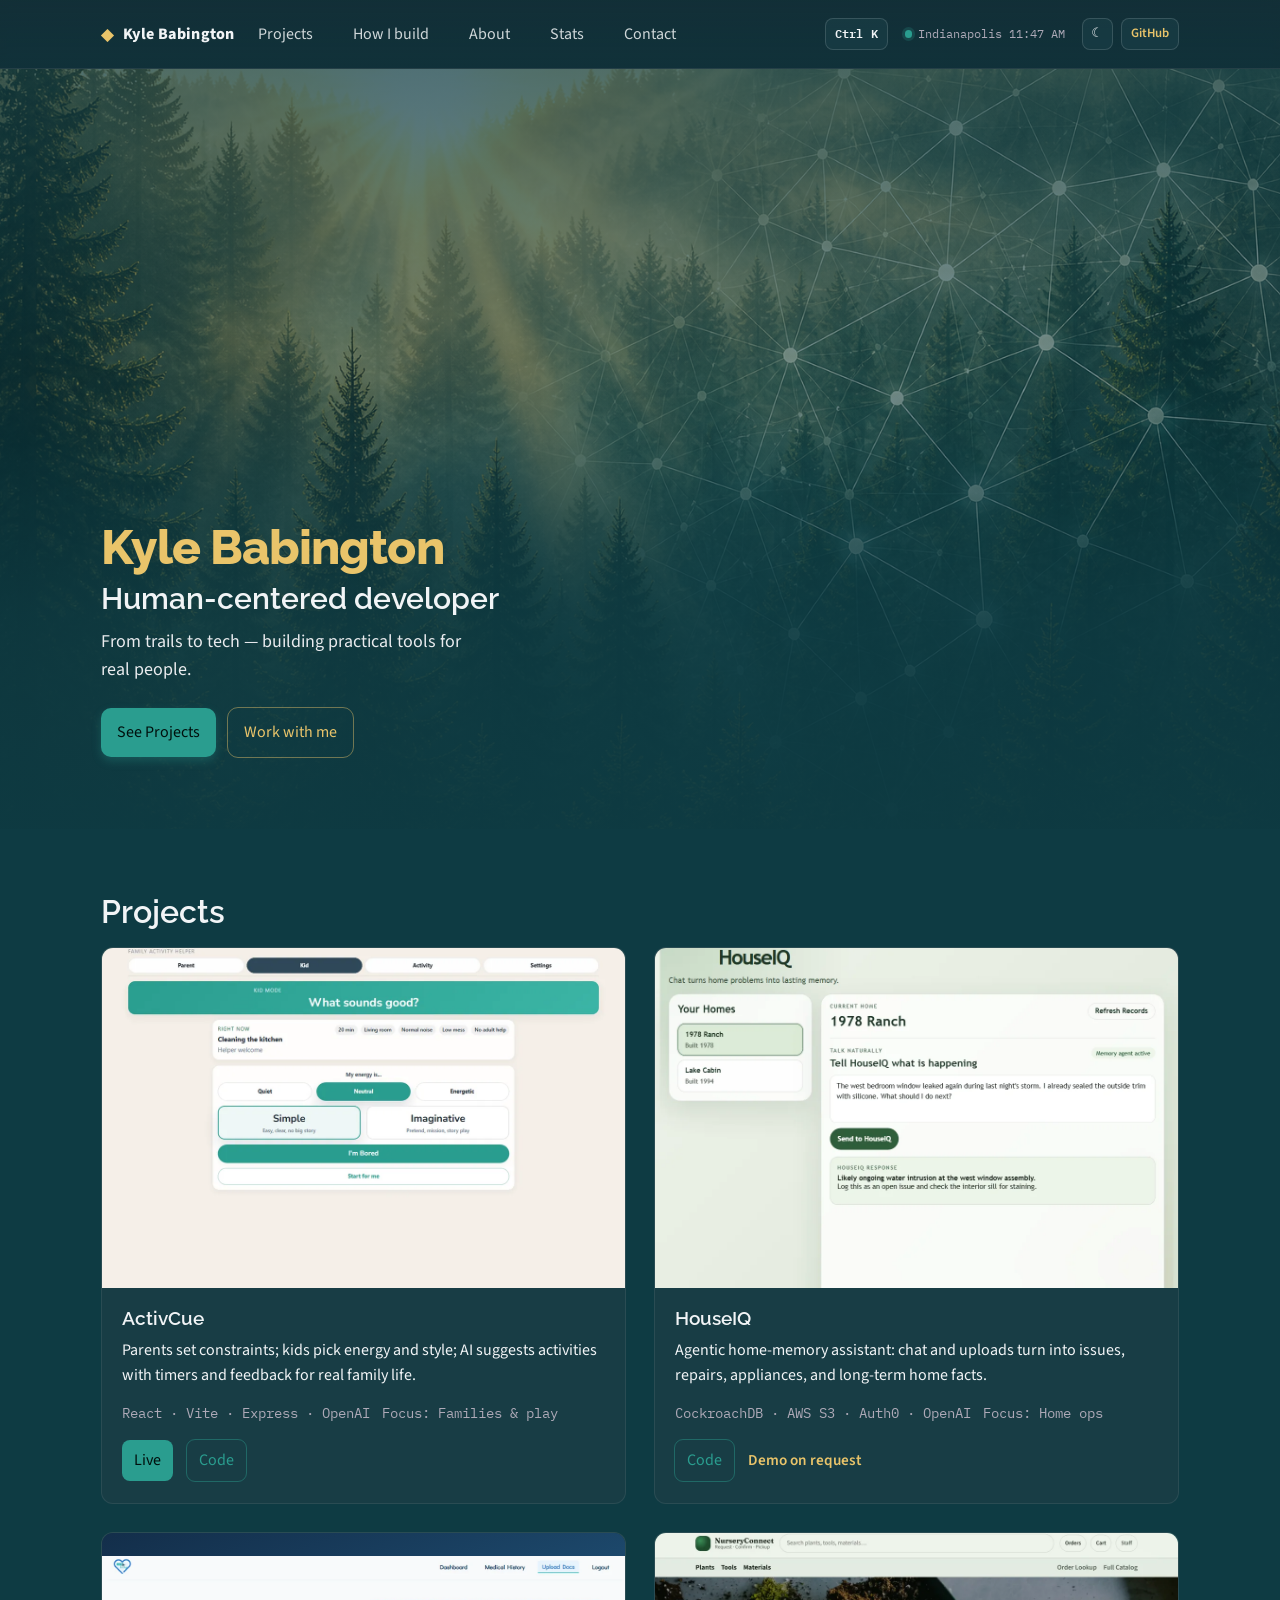
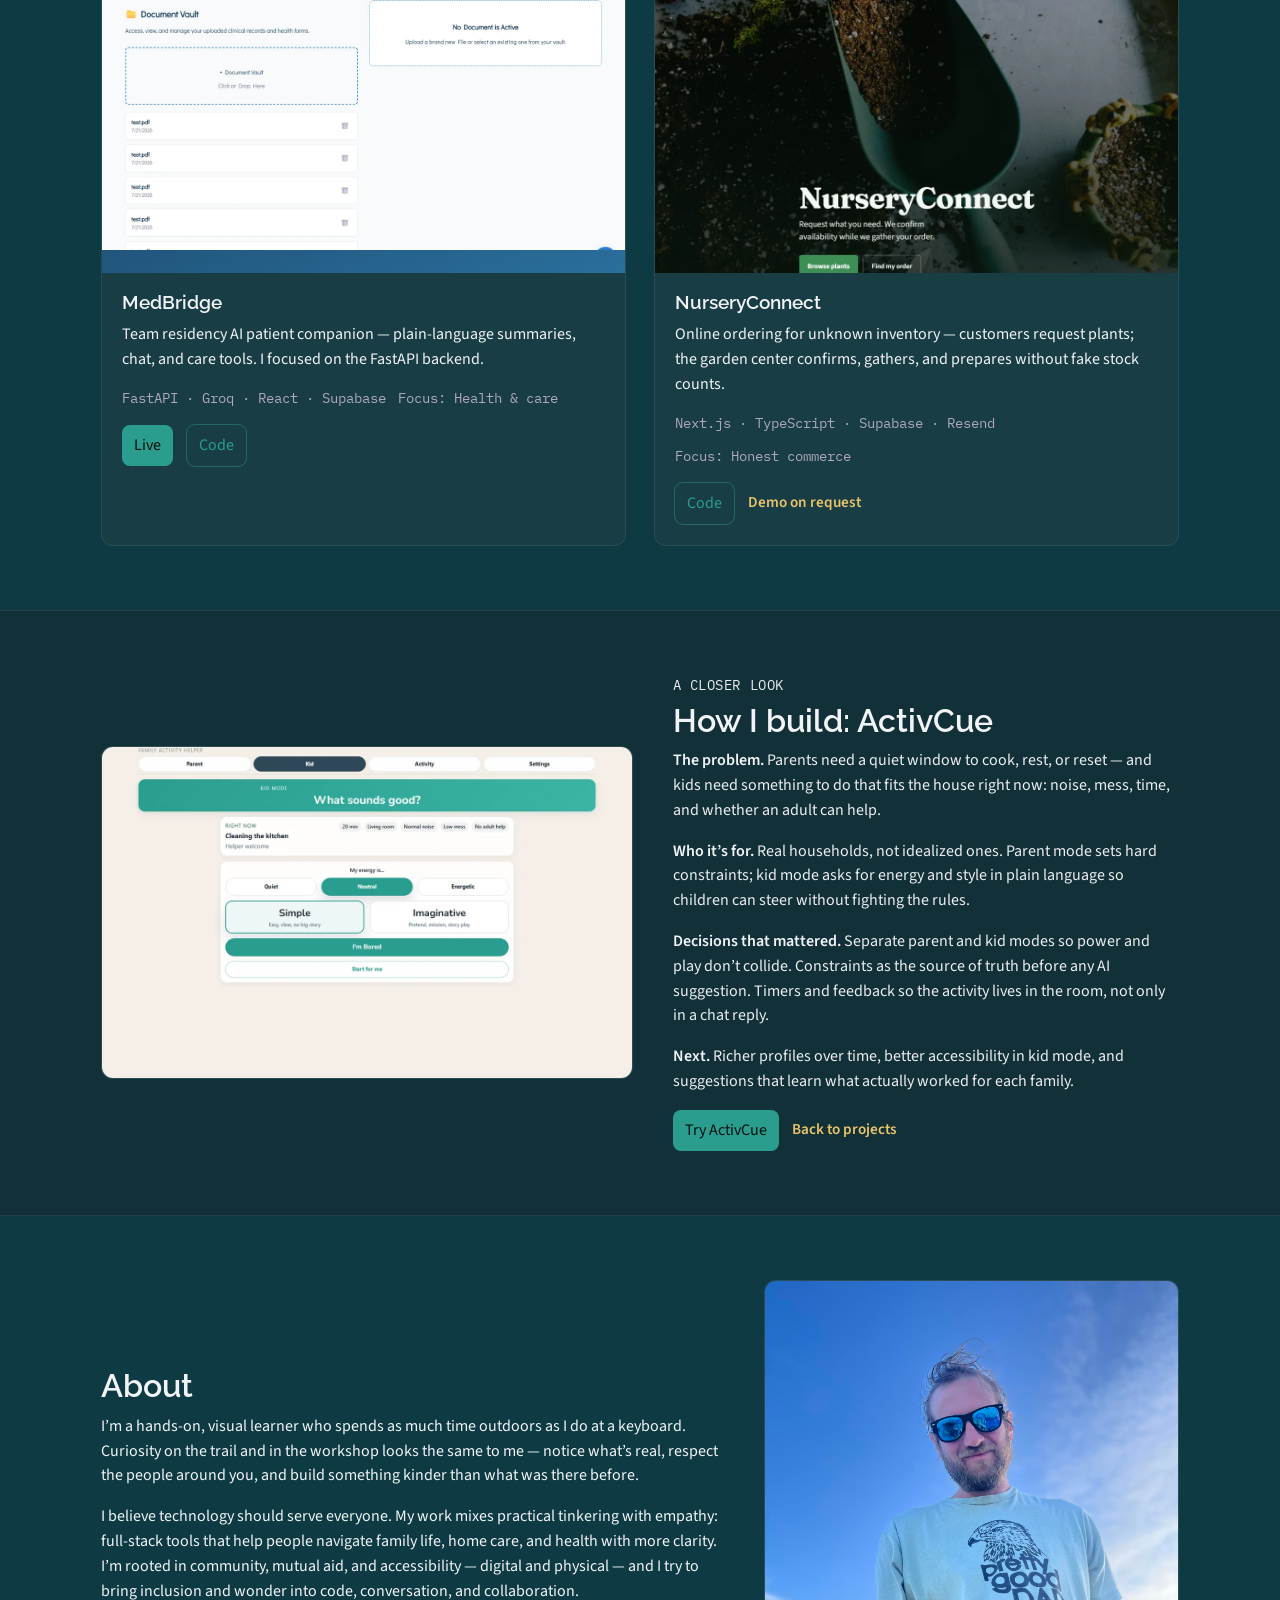
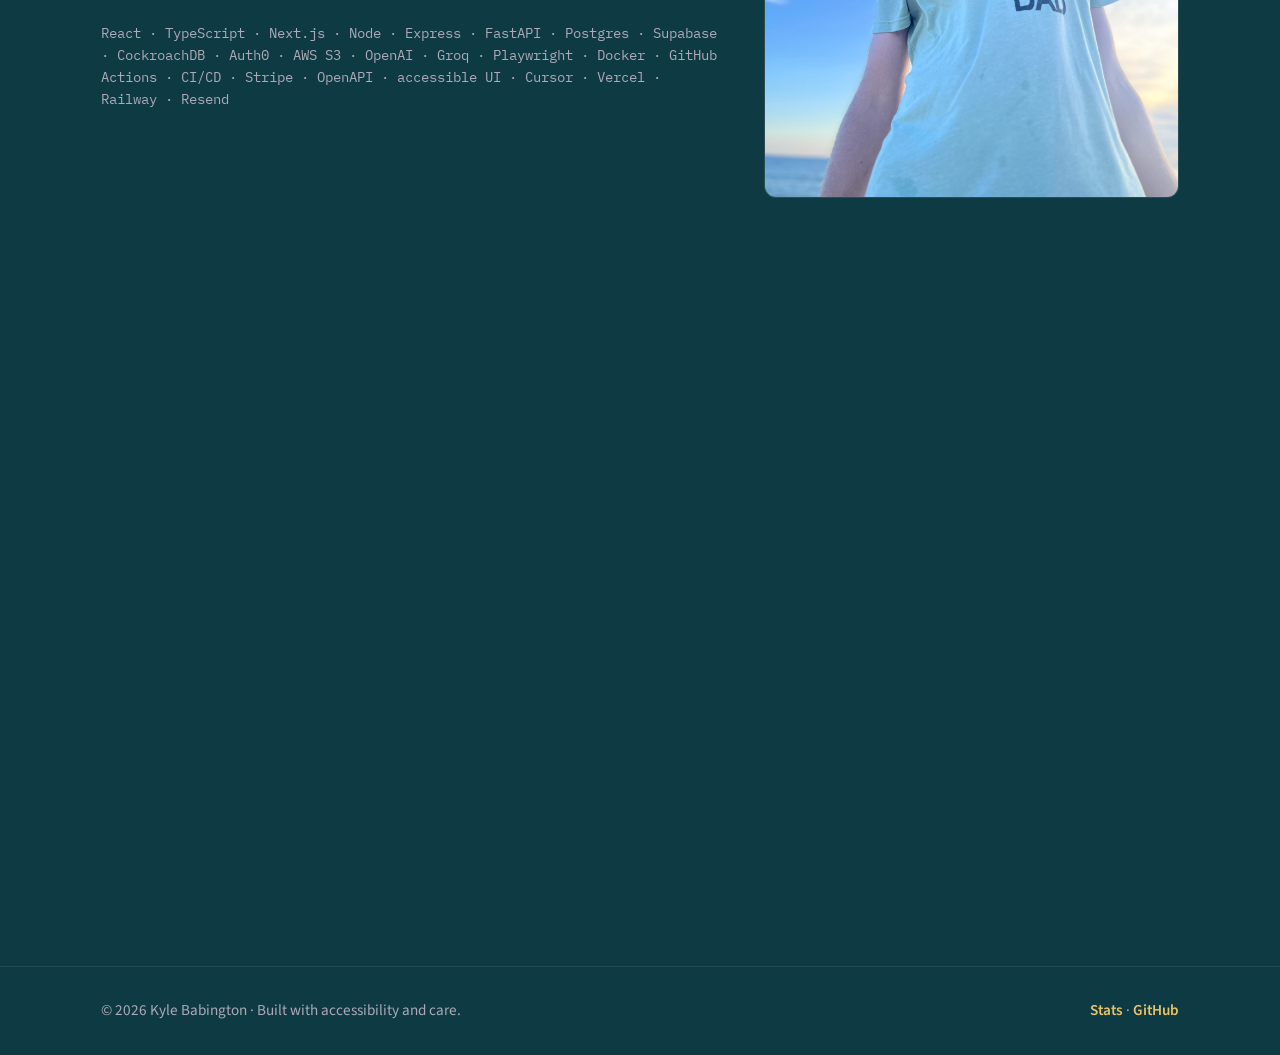
<file: index.html>
<!DOCTYPE html>
<html lang="en">
  <head>
    <meta charset="utf-8" />
    <meta name="viewport" content="width=device-width, initial-scale=1" />
    <title>Kyle Babington · Portfolio</title>
    <meta
      name="description"
      content="Portfolio of Kyle Babington — human-centered developer grounded in the outdoors, building accessible tech for families, homes, and care."
    />

    <!-- Open Graph / Twitter -->
    <meta property="og:type" content="website" />
    <meta property="og:title" content="Kyle Babington · Portfolio" />
    <meta
      property="og:description"
      content="Human-centered developer — from trails to tech. Building practical tools for real people."
    />
    <meta
      property="og:image"
      content="https://kylebabington.github.io/assets/og-image.png"
    />
    <meta property="og:image:width" content="1200" />
    <meta property="og:image:height" content="630" />
    <meta property="og:image:type" content="image/png" />
    <meta
      property="og:image:alt"
      content="Kyle Babington — Human-centered developer. From trails to tech, building practical tools for real people."
    />
    <meta property="og:url" content="https://kylebabington.github.io/" />
    <meta name="twitter:card" content="summary_large_image" />
    <meta name="twitter:title" content="Kyle Babington · Portfolio" />
    <meta
      name="twitter:description"
      content="Human-centered developer — from trails to tech. Building practical tools for real people."
    />
    <meta
      name="twitter:image"
      content="https://kylebabington.github.io/assets/og-image.png"
    />

    <link rel="icon" href="assets/favicon.svg" type="image/svg+xml" />

    <link rel="preconnect" href="https://fonts.gstatic.com" crossorigin />
    <link
      href="https://fonts.googleapis.com/css2?family=IBM+Plex+Mono:wght@400;600&family=Raleway:wght@500;600;700;800&family=Source+Sans+3:wght@400;600&display=swap"
      rel="stylesheet"
    />

    <script>
      (function () {
        try {
          var stored = localStorage.getItem('kb-theme');
          var theme =
            stored === 'light' || stored === 'dark' || stored === 'system'
              ? stored
              : 'dark';
          document.documentElement.setAttribute('data-theme', theme);
        } catch (e) {
          document.documentElement.setAttribute('data-theme', 'dark');
        }
      })();
    </script>
    <link rel="stylesheet" href="css/personalPortfolio.css" />
    <script src="js/personalPortfolio.js" defer></script>
  </head>
  <body data-page="home">
    <a class="skip-link" href="#main">Skip to content</a>

    <header class="site-header" role="banner">
      <nav class="navBar" aria-label="Primary">
        <a class="brand" href="#main">
          <span class="brand__mark" aria-hidden="true">◆</span>
          <span class="brand__text">Kyle Babington</span>
        </a>

        <button
          class="nav-toggle"
          aria-label="Toggle navigation menu"
          aria-expanded="false"
          aria-controls="nav-menu"
        >
          <span aria-hidden="true">☰</span>
        </button>

        <div class="nav-overlay" aria-hidden="true"></div>
        <ul class="nav__links" id="nav-menu">
          <li><a href="#projects">Projects</a></li>
          <li><a href="#story">How I build</a></li>
          <li><a href="#about">About</a></li>
          <li><a href="stats/">Stats</a></li>
          <li><a href="#contact">Contact</a></li>
        </ul>

        <div class="nav__utils" aria-label="Site utilities">
          <button
            type="button"
            class="nav-util nav-util--palette"
            data-command-palette-open
            aria-label="Open command palette"
            title="Command palette (Ctrl+K)"
          >
            <kbd class="nav-util__kbd">⌘K</kbd>
          </button>
          <p class="nav-clock" data-indy-clock aria-live="off">
            <span class="nav-clock__dot" aria-hidden="true"></span>
            <span data-indy-clock-label>Indianapolis</span>
            <span data-indy-clock-time>—:—</span>
          </p>
          <button
            type="button"
            class="nav-util nav-util--theme"
            data-theme-toggle
            aria-label="Theme: dark. Click to change."
          >
            <span data-theme-icon aria-hidden="true">☾</span>
          </button>
          <a
            class="nav-util nav-util--link"
            href="https://github.com/kylebabington"
            target="_blank"
            rel="noopener noreferrer"
            >GitHub</a
          >
        </div>
      </nav>
    </header>

    <main id="main" tabindex="-1">
      <section class="hero" aria-labelledby="hero-title">
        <div class="hero__media" aria-hidden="true">
          <img
            class="hero__img"
            src="assets/about/hero-wilderness.jpg"
            alt=""
            width="1920"
            height="1080"
            fetchpriority="high"
          />
        </div>
        <div class="hero__scrim" aria-hidden="true"></div>
        <div class="container hero__inner">
          <p class="hero__brand">Kyle Babington</p>
          <h1 id="hero-title">Human-centered developer</h1>
          <p class="hero__tagline">
            From trails to tech — building practical tools for real people.
          </p>
          <div class="hero__cta">
            <a class="btn" href="#projects">See Projects</a>
            <a class="btn btn--ghost" href="#contact">Work with me</a>
          </div>
        </div>
      </section>

      <section id="projects" class="section" aria-labelledby="projects-title">
        <div class="container">
          <h2 id="projects-title" class="reveal">Projects</h2>
          <div class="projects-grid">
            <article class="project-card reveal">
              <div
                class="project-card__media project-card__media--family"
                data-carousel
                tabindex="0"
                aria-roledescription="carousel"
                aria-label="ActivCue screenshots"
              >
                <div class="carousel">
                  <div class="carousel__viewport">
                    <div class="carousel__slide is-active">
                      <img
                        src="assets/projects/familyflow/01-kid.webp"
                        alt="ActivCue kid mode activity planning UI"
                        width="1280"
                        height="720"
                        loading="eager"
                      />
                    </div>
                    <div class="carousel__slide" aria-hidden="true">
                      <img
                        src="assets/projects/familyflow/02-parent.webp"
                        alt="ActivCue parent moment setup UI"
                        width="1280"
                        height="720"
                        loading="lazy"
                      />
                    </div>
                    <div class="carousel__slide" aria-hidden="true">
                      <img
                        src="assets/projects/familyflow/03-kid-profile.webp"
                        alt="ActivCue kid profile creation UI"
                        width="1280"
                        height="720"
                        loading="lazy"
                      />
                    </div>
                    <div class="carousel__slide" aria-hidden="true">
                      <img
                        src="assets/projects/familyflow/04-activity.webp"
                        alt="ActivCue generated imaginative activity samples"
                        width="1280"
                        height="720"
                        loading="lazy"
                      />
                    </div>
                  </div>
                  <button
                    type="button"
                    class="carousel__btn carousel__btn--prev"
                    aria-label="Previous ActivCue screenshot"
                  >
                    ‹
                  </button>
                  <button
                    type="button"
                    class="carousel__btn carousel__btn--next"
                    aria-label="Next ActivCue screenshot"
                  >
                    ›
                  </button>
                  <div
                    class="carousel__dots"
                    role="tablist"
                    aria-label="Choose screenshot"
                  >
                    <button
                      type="button"
                      class="carousel__dot is-active"
                      role="tab"
                      aria-selected="true"
                      aria-label="Screenshot 1"
                    ></button>
                    <button
                      type="button"
                      class="carousel__dot"
                      role="tab"
                      aria-selected="false"
                      aria-label="Screenshot 2"
                      tabindex="-1"
                    ></button>
                    <button
                      type="button"
                      class="carousel__dot"
                      role="tab"
                      aria-selected="false"
                      aria-label="Screenshot 3"
                      tabindex="-1"
                    ></button>
                    <button
                      type="button"
                      class="carousel__dot"
                      role="tab"
                      aria-selected="false"
                      aria-label="Screenshot 4"
                      tabindex="-1"
                    ></button>
                  </div>
                </div>
              </div>
              <div class="project-card__body">
                <h3>ActivCue</h3>
                <p>
                  Parents set constraints; kids pick energy and style; AI
                  suggests activities with timers and feedback for real family
                  life.
                </p>
                <ul class="meta">
                  <li>React · Vite · Express · OpenAI</li>
                  <li>Focus: Families &amp; play</li>
                </ul>
                <div class="actions">
                  <a
                    class="btn btn--sm"
                    href="https://activcue.fun"
                    target="_blank"
                    rel="noopener noreferrer"
                    >Live</a
                  >
                  <a
                    class="btn btn--sm btn--ghost"
                    href="https://github.com/kylebabington/family-activity-helper"
                    target="_blank"
                    rel="noopener noreferrer"
                    >Code</a
                  >
                </div>
              </div>
            </article>

            <article class="project-card reveal">
              <div
                class="project-card__media project-card__media--houseiq"
                data-carousel
                tabindex="0"
                aria-roledescription="carousel"
                aria-label="HouseIQ screenshots"
              >
                <div class="carousel">
                  <div class="carousel__viewport">
                    <div class="carousel__slide is-active">
                      <img
                        src="assets/projects/houseiq/01-chat.webp"
                        alt="HouseIQ chat assistant for home issues"
                        width="1280"
                        height="720"
                        loading="eager"
                      />
                    </div>
                    <div class="carousel__slide" aria-hidden="true">
                      <img
                        src="assets/projects/houseiq/02-documents.webp"
                        alt="HouseIQ documents and upload UI"
                        width="1280"
                        height="720"
                        loading="lazy"
                      />
                    </div>
                    <div class="carousel__slide" aria-hidden="true">
                      <img
                        src="assets/projects/houseiq/03-issues.webp"
                        alt="HouseIQ open issues and repair tracking UI"
                        width="1280"
                        height="720"
                        loading="lazy"
                      />
                    </div>
                  </div>
                  <button
                    type="button"
                    class="carousel__btn carousel__btn--prev"
                    aria-label="Previous HouseIQ screenshot"
                  >
                    ‹
                  </button>
                  <button
                    type="button"
                    class="carousel__btn carousel__btn--next"
                    aria-label="Next HouseIQ screenshot"
                  >
                    ›
                  </button>
                  <div
                    class="carousel__dots"
                    role="tablist"
                    aria-label="Choose screenshot"
                  >
                    <button
                      type="button"
                      class="carousel__dot is-active"
                      role="tab"
                      aria-selected="true"
                      aria-label="Screenshot 1"
                    ></button>
                    <button
                      type="button"
                      class="carousel__dot"
                      role="tab"
                      aria-selected="false"
                      aria-label="Screenshot 2"
                      tabindex="-1"
                    ></button>
                    <button
                      type="button"
                      class="carousel__dot"
                      role="tab"
                      aria-selected="false"
                      aria-label="Screenshot 3"
                      tabindex="-1"
                    ></button>
                  </div>
                </div>
              </div>
              <div class="project-card__body">
                <h3>HouseIQ</h3>
                <p>
                  Agentic home-memory assistant: chat and uploads turn into
                  issues, repairs, appliances, and long-term home facts.
                </p>
                <ul class="meta">
                  <li>CockroachDB · AWS S3 · Auth0 · OpenAI</li>
                  <li>Focus: Home ops</li>
                </ul>
                <div class="actions">
                  <a
                    class="btn btn--sm btn--ghost"
                    href="https://github.com/kylebabington/HouseIQ"
                    target="_blank"
                    rel="noopener noreferrer"
                    >Code</a
                  >
                  <a class="text-link" href="#contact">Demo on request</a>
                </div>
              </div>
            </article>

            <article class="project-card reveal">
              <div
                class="project-card__media project-card__media--medbridge"
                data-carousel
                tabindex="0"
                aria-roledescription="carousel"
                aria-label="MedBridge screenshots"
              >
                <div class="carousel">
                  <div class="carousel__viewport">
                    <div class="carousel__slide is-active">
                      <img
                        src="assets/projects/medbridge/02-vault.webp"
                        alt="MedBridge document vault upload UI"
                        width="1280"
                        height="720"
                        loading="eager"
                      />
                    </div>
                    <div class="carousel__slide" aria-hidden="true">
                      <img
                        src="assets/projects/medbridge/03-history.webp"
                        alt="MedBridge medical history documents UI"
                        width="1280"
                        height="720"
                        loading="lazy"
                      />
                    </div>
                    <div class="carousel__slide" aria-hidden="true">
                      <img
                        src="assets/projects/medbridge/01-dashboard.webp"
                        alt="MedBridge dashboard calendar UI"
                        width="1280"
                        height="720"
                        loading="lazy"
                      />
                    </div>
                  </div>
                  <button
                    type="button"
                    class="carousel__btn carousel__btn--prev"
                    aria-label="Previous MedBridge screenshot"
                  >
                    ‹
                  </button>
                  <button
                    type="button"
                    class="carousel__btn carousel__btn--next"
                    aria-label="Next MedBridge screenshot"
                  >
                    ›
                  </button>
                  <div
                    class="carousel__dots"
                    role="tablist"
                    aria-label="Choose screenshot"
                  >
                    <button
                      type="button"
                      class="carousel__dot is-active"
                      role="tab"
                      aria-selected="true"
                      aria-label="Screenshot 1"
                    ></button>
                    <button
                      type="button"
                      class="carousel__dot"
                      role="tab"
                      aria-selected="false"
                      aria-label="Screenshot 2"
                      tabindex="-1"
                    ></button>
                    <button
                      type="button"
                      class="carousel__dot"
                      role="tab"
                      aria-selected="false"
                      aria-label="Screenshot 3"
                      tabindex="-1"
                    ></button>
                  </div>
                </div>
              </div>
              <div class="project-card__body">
                <h3>MedBridge</h3>
                <p>
                  Team residency AI patient companion — plain-language
                  summaries, chat, and care tools. I focused on the FastAPI
                  backend.
                </p>
                <ul class="meta">
                  <li>FastAPI · Groq · React · Supabase</li>
                  <li>Focus: Health &amp; care</li>
                </ul>
                <div class="actions">
                  <a
                    class="btn btn--sm"
                    href="https://med-bridge-b.vercel.app/"
                    target="_blank"
                    rel="noopener noreferrer"
                    >Live</a
                  >
                  <a
                    class="btn btn--sm btn--ghost"
                    href="https://github.com/Coding-Temple-Tech-Residency/MedBridge-B"
                    target="_blank"
                    rel="noopener noreferrer"
                    >Code</a
                  >
                </div>
              </div>
            </article>

            <article class="project-card reveal">
              <div
                class="project-card__media project-card__media--garden"
                data-carousel
                tabindex="0"
                aria-roledescription="carousel"
                aria-label="NurseryConnect screenshots"
              >
                <div class="carousel">
                  <div class="carousel__viewport">
                    <div class="carousel__slide is-active">
                      <img
                        src="assets/projects/garden/01-home.webp"
                        alt="NurseryConnect homepage"
                        width="1280"
                        height="720"
                        loading="eager"
                      />
                    </div>
                    <div class="carousel__slide" aria-hidden="true">
                      <img
                        src="assets/projects/garden/02-workflow.webp"
                        alt="NurseryConnect how ordering works workflow steps"
                        width="1280"
                        height="720"
                        loading="lazy"
                      />
                    </div>
                    <div class="carousel__slide" aria-hidden="true">
                      <img
                        src="assets/projects/garden/03-admin.webp"
                        alt="NurseryConnect staff admin sign-in"
                        width="1280"
                        height="720"
                        loading="lazy"
                      />
                    </div>
                  </div>
                  <button
                    type="button"
                    class="carousel__btn carousel__btn--prev"
                    aria-label="Previous NurseryConnect screenshot"
                  >
                    ‹
                  </button>
                  <button
                    type="button"
                    class="carousel__btn carousel__btn--next"
                    aria-label="Next NurseryConnect screenshot"
                  >
                    ›
                  </button>
                  <div
                    class="carousel__dots"
                    role="tablist"
                    aria-label="Choose screenshot"
                  >
                    <button
                      type="button"
                      class="carousel__dot is-active"
                      role="tab"
                      aria-selected="true"
                      aria-label="Screenshot 1"
                    ></button>
                    <button
                      type="button"
                      class="carousel__dot"
                      role="tab"
                      aria-selected="false"
                      aria-label="Screenshot 2"
                      tabindex="-1"
                    ></button>
                    <button
                      type="button"
                      class="carousel__dot"
                      role="tab"
                      aria-selected="false"
                      aria-label="Screenshot 3"
                      tabindex="-1"
                    ></button>
                  </div>
                </div>
              </div>
              <div class="project-card__body">
                <h3>NurseryConnect</h3>
                <p>
                  Online ordering for unknown inventory — customers request
                  plants; the garden center confirms, gathers, and prepares
                  without fake stock counts.
                </p>
                <ul class="meta">
                  <li>Next.js · TypeScript · Supabase · Resend</li>
                  <li>Focus: Honest commerce</li>
                </ul>
                <div class="actions">
                  <a
                    class="btn btn--sm btn--ghost"
                    href="https://github.com/kylebabington/mock-garden-center"
                    target="_blank"
                    rel="noopener noreferrer"
                    >Code</a
                  >
                  <a class="text-link" href="#contact">Demo on request</a>
                </div>
              </div>
            </article>
          </div>
        </div>
      </section>

      <section id="story" class="section section--story" aria-labelledby="story-title">
        <div class="container story">
          <div class="story__media reveal">
            <img
              src="assets/projects/familyflow/01-kid.webp"
              alt="ActivCue kid mode — choosing energy and activity style"
              width="1280"
              height="720"
              loading="lazy"
            />
          </div>
          <div class="story__body reveal">
            <p class="story__eyebrow">A closer look</p>
            <h2 id="story-title">How I build: ActivCue</h2>
            <p>
              <strong>The problem.</strong> Parents need a quiet window to
              cook, rest, or reset — and kids need something to do that fits the
              house right now: noise, mess, time, and whether an adult can help.
            </p>
            <p>
              <strong>Who it’s for.</strong> Real households, not idealized
              ones. Parent mode sets hard constraints; kid mode asks for energy
              and style in plain language so children can steer without fighting
              the rules.
            </p>
            <p>
              <strong>Decisions that mattered.</strong> Separate parent and kid
              modes so power and play don’t collide. Constraints as the source
              of truth before any AI suggestion. Timers and feedback so the
              activity lives in the room, not only in a chat reply.
            </p>
            <p>
              <strong>Next.</strong> Richer profiles over time, better
              accessibility in kid mode, and suggestions that learn what
              actually worked for each family.
            </p>
            <p class="story__cta">
              <a
                class="btn btn--sm"
                href="https://activcue.fun"
                target="_blank"
                rel="noopener noreferrer"
                >Try ActivCue</a
              >
              <a class="text-link" href="#projects">Back to projects</a>
            </p>
          </div>
        </div>
      </section>

      <section id="about" class="section" aria-labelledby="about-title">
        <div class="container about">
          <div class="about__copy reveal">
            <h2 id="about-title">About</h2>
            <p>
              I’m a hands-on, visual learner who spends as much time outdoors as
              I do at a keyboard. Curiosity on the trail and in the workshop
              looks the same to me — notice what’s real, respect the people
              around you, and build something kinder than what was there before.
            </p>
            <p>
              I believe technology should serve everyone. My work mixes
              practical tinkering with empathy: full-stack tools that help
              people navigate family life, home care, and health with more
              clarity. I’m rooted in community, mutual aid, and accessibility —
              digital and physical — and I try to bring inclusion and wonder
              into code, conversation, and collaboration.
            </p>
            <p class="about__stack">
              React · TypeScript · Next.js · Node · Express · FastAPI ·
              Postgres · Supabase · CockroachDB · Auth0 · AWS S3 · OpenAI ·
              Groq · Playwright · Docker · GitHub Actions · CI/CD · Stripe ·
              OpenAPI · accessible UI · Cursor · Vercel · Railway · Resend
            </p>
          </div>
          <figure class="about__figure reveal">
            <img
              src="assets/about/portrait-or-trail.jpg"
              alt="Kyle Babington outdoors under a blue sky"
              width="960"
              height="1200"
              loading="lazy"
            />
          </figure>
        </div>
      </section>

      <section id="contact" class="section" aria-labelledby="contact-title">
        <div class="container">
          <h2 id="contact-title" class="reveal">Contact</h2>
          <p class="form-help reveal">
            Get in touch — I’d love to hear from you.
          </p>

          <ul class="contact-links reveal" role="list">
            <li>
              <a href="mailto:kyle.babington.dev@gmail.com">Email</a>
            </li>
            <li>
              <a
                href="https://www.linkedin.com/in/kyle-babington"
                target="_blank"
                rel="noopener noreferrer"
                >LinkedIn</a
              >
            </li>
            <li>
              <a
                href="https://github.com/kylebabington"
                target="_blank"
                rel="noopener noreferrer"
                >GitHub</a
              >
            </li>
            <li>
              <a href="assets/resume.pdf">Resume</a>
            </li>
          </ul>

          <form
            class="contact-form reveal"
            action="https://formspree.io/f/xzdnjzej"
            method="POST"
            aria-describedby="contact-help"
            novalidate
          >
            <p id="contact-help" class="visually-hidden">
              Send a message with your name, email, and a short note.
            </p>
            <label class="form-field">
              <span>Name</span>
              <input
                type="text"
                name="name"
                id="contact-name"
                autocomplete="name"
                required
              />
            </label>
            <label class="form-field">
              <span>Email</span>
              <input
                type="email"
                name="email"
                id="contact-email"
                autocomplete="email"
                required
              />
            </label>
            <label class="form-field">
              <span>Message</span>
              <textarea
                name="message"
                id="contact-message"
                rows="5"
                required
              ></textarea>
            </label>
            <button class="btn" type="submit">Send</button>
          </form>
        </div>
      </section>
    </main>

    <footer class="site-footer" role="contentinfo">
      <div class="container site-footer__inner">
        <p>
          © <span id="year">2026</span> Kyle Babington · Built with accessibility
          and care.
        </p>
        <p class="site-footer__links">
          <a href="stats/">Stats</a>
          ·
          <a
            href="https://github.com/kylebabington"
            target="_blank"
            rel="noopener noreferrer"
            >GitHub</a
          >
        </p>
      </div>
    </footer>

    <div
      class="command-palette"
      data-command-palette
      hidden
      role="dialog"
      aria-modal="true"
      aria-labelledby="command-palette-title"
    >
      <div class="command-palette__backdrop" data-command-palette-close></div>
      <div class="command-palette__panel">
        <h2 id="command-palette-title" class="visually-hidden">
          Command palette
        </h2>
        <label class="visually-hidden" for="command-palette-input"
          >Search portfolio</label
        >
        <input
          id="command-palette-input"
          class="command-palette__input"
          type="search"
          placeholder="Search portfolio…"
          autocomplete="off"
          data-command-palette-input
        />
        <ul
          class="command-palette__list"
          role="listbox"
          data-command-palette-list
        ></ul>
      </div>
    </div>
  </body>
</html>
</file>
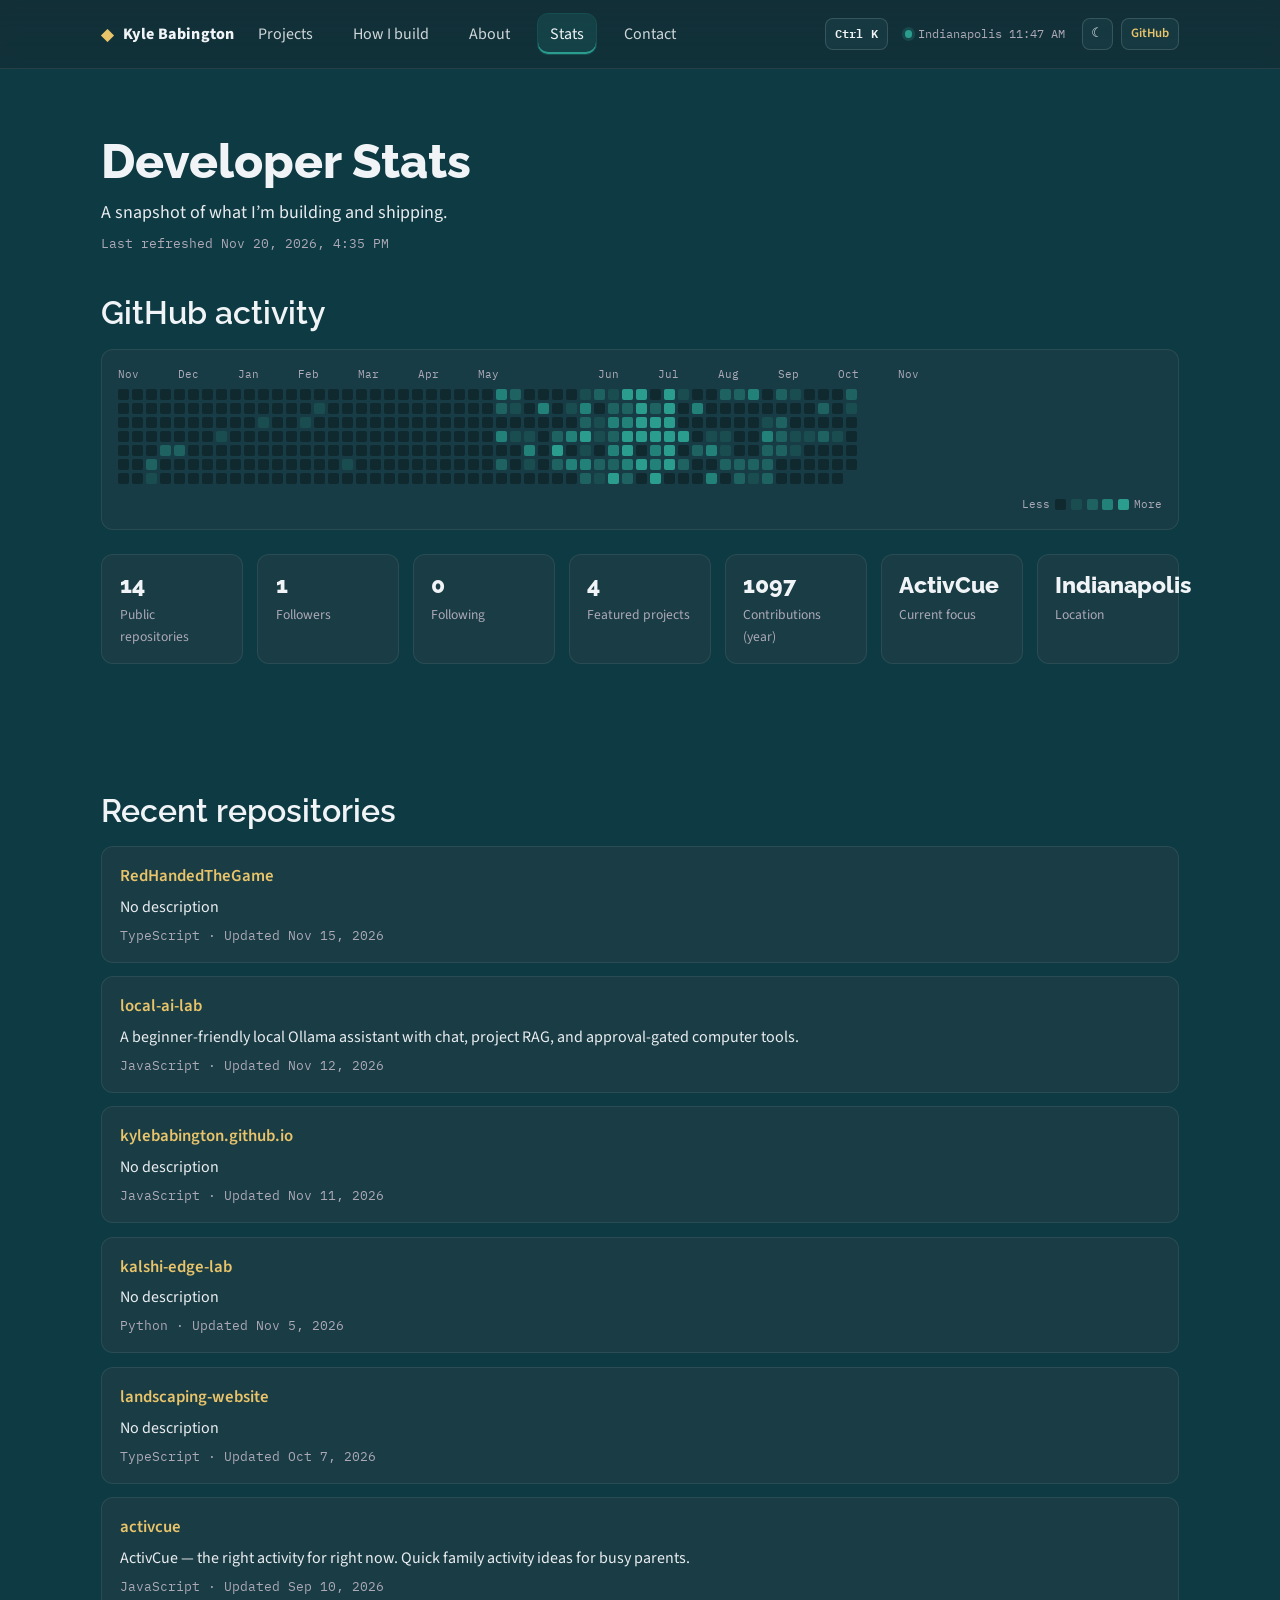
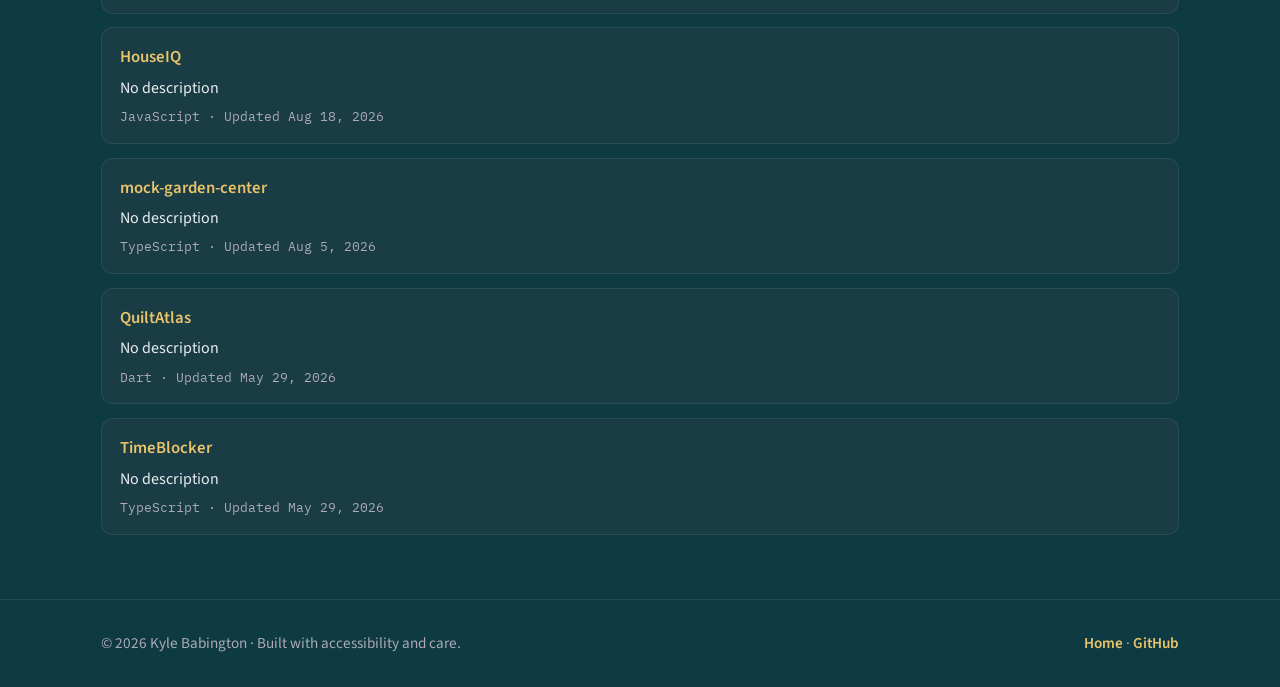
<file: stats/index.html>
<!DOCTYPE html>
<html lang="en">
  <head>
    <meta charset="utf-8" />
    <meta name="viewport" content="width=device-width, initial-scale=1" />
    <title>Developer Stats · Kyle Babington</title>
    <meta
      name="description"
      content="A snapshot of what Kyle Babington is building and shipping — GitHub activity, repositories, and current focus."
    />
    <meta property="og:type" content="website" />
    <meta property="og:title" content="Developer Stats · Kyle Babington" />
    <meta
      property="og:description"
      content="GitHub activity, repositories, and current focus."
    />
    <meta
      property="og:image"
      content="https://kylebabington.github.io/assets/og-image.png"
    />
    <meta property="og:image:width" content="1200" />
    <meta property="og:image:height" content="630" />
    <meta property="og:image:type" content="image/png" />
    <meta
      property="og:image:alt"
      content="Kyle Babington — Human-centered developer. From trails to tech, building practical tools for real people."
    />
    <meta property="og:url" content="https://kylebabington.github.io/stats/" />
    <link rel="icon" href="../assets/favicon.svg" type="image/svg+xml" />
    <link rel="preconnect" href="https://fonts.gstatic.com" crossorigin />
    <link
      href="https://fonts.googleapis.com/css2?family=IBM+Plex+Mono:wght@400;600&family=Raleway:wght@500;600;700;800&family=Source+Sans+3:wght@400;600&display=swap"
      rel="stylesheet"
    />
    <script>
      (function () {
        try {
          var stored = localStorage.getItem('kb-theme');
          var theme =
            stored === 'light' || stored === 'dark' || stored === 'system'
              ? stored
              : 'dark';
          document.documentElement.setAttribute('data-theme', theme);
        } catch (e) {
          document.documentElement.setAttribute('data-theme', 'dark');
        }
      })();
    </script>
    <link rel="stylesheet" href="../css/personalPortfolio.css" />
    <script src="../js/personalPortfolio.js" defer></script>
    <script src="../js/stats.js" defer></script>
  </head>
  <body data-page="stats">
    <a class="skip-link" href="#main">Skip to content</a>

    <header class="site-header" role="banner">
      <nav class="navBar" aria-label="Primary">
        <a class="brand" href="../">
          <span class="brand__mark" aria-hidden="true">◆</span>
          <span class="brand__text">Kyle Babington</span>
        </a>

        <button
          class="nav-toggle"
          aria-label="Toggle navigation menu"
          aria-expanded="false"
          aria-controls="nav-menu"
        >
          <span aria-hidden="true">☰</span>
        </button>

        <div class="nav-overlay" aria-hidden="true"></div>
        <ul class="nav__links" id="nav-menu">
          <li><a href="../#projects">Projects</a></li>
          <li><a href="../#story">How I build</a></li>
          <li><a href="../#about">About</a></li>
          <li><a href="./" aria-current="page">Stats</a></li>
          <li><a href="../#contact">Contact</a></li>
        </ul>

        <div class="nav__utils" aria-label="Site utilities">
          <button
            type="button"
            class="nav-util nav-util--palette"
            data-command-palette-open
            aria-label="Open command palette"
            title="Command palette (Ctrl+K)"
          >
            <kbd class="nav-util__kbd">⌘K</kbd>
          </button>
          <p class="nav-clock" data-indy-clock aria-live="off">
            <span class="nav-clock__dot" aria-hidden="true"></span>
            <span data-indy-clock-label>Indianapolis</span>
            <span data-indy-clock-time>—:—</span>
          </p>
          <button
            type="button"
            class="nav-util nav-util--theme"
            data-theme-toggle
            aria-label="Theme: dark. Click to change."
          >
            <span data-theme-icon aria-hidden="true">☾</span>
          </button>
          <a
            class="nav-util nav-util--link"
            href="https://github.com/kylebabington"
            target="_blank"
            rel="noopener noreferrer"
            >GitHub</a
          >
        </div>
      </nav>
    </header>

    <main id="main" tabindex="-1">
      <section class="section stats-hero" aria-labelledby="stats-title">
        <div class="container">
          <h1 id="stats-title" class="reveal">Developer Stats</h1>
          <p class="stats-intro reveal">
            A snapshot of what I’m building and shipping.
          </p>
          <p id="stats-updated" class="stats-updated reveal"></p>
          <p
            id="stats-status"
            class="stats-status"
            role="status"
            hidden
          ></p>
        </div>
      </section>

      <section
        class="section section--stats"
        aria-labelledby="activity-title"
      >
        <div class="container">
          <h2 id="activity-title" class="reveal">GitHub activity</h2>
          <div id="stats-graph" class="stats-graph reveal"></div>
          <div id="stats-metrics" class="stats-metrics reveal"></div>
        </div>
      </section>

      <section class="section" aria-labelledby="repos-title">
        <div class="container">
          <h2 id="repos-title" class="reveal">Recent repositories</h2>
          <div id="stats-repos" class="reveal"></div>
        </div>
      </section>
    </main>

    <footer class="site-footer" role="contentinfo">
      <div class="container site-footer__inner">
        <p>
          © <span id="year">2026</span> Kyle Babington · Built with accessibility
          and care.
        </p>
        <p class="site-footer__links">
          <a href="../">Home</a>
          ·
          <a
            href="https://github.com/kylebabington"
            target="_blank"
            rel="noopener noreferrer"
            >GitHub</a
          >
        </p>
      </div>
    </footer>

    <div
      class="command-palette"
      data-command-palette
      hidden
      role="dialog"
      aria-modal="true"
      aria-labelledby="command-palette-title"
    >
      <div class="command-palette__backdrop" data-command-palette-close></div>
      <div class="command-palette__panel">
        <h2 id="command-palette-title" class="visually-hidden">
          Command palette
        </h2>
        <label class="visually-hidden" for="command-palette-input"
          >Search portfolio</label
        >
        <input
          id="command-palette-input"
          class="command-palette__input"
          type="search"
          placeholder="Search portfolio…"
          autocomplete="off"
          data-command-palette-input
        />
        <ul
          class="command-palette__list"
          role="listbox"
          data-command-palette-list
        ></ul>
      </div>
    </div>
  </body>
</html>
</file>
<file: css/personalPortfolio.css>
/* ======= Base tokens ======= */
:root,
[data-theme='dark'] {
  --persian-green: #2a9d8f;
  --saffron: #e9c46a;
  --eggplant: #685369;
  --midnight-green: #0e3b43;
  --rose-quartz: #ada9b7;

  --accent: var(--persian-green);
  --accent-2: var(--saffron);
  --bg: var(--midnight-green);
  --surface: #132e36;
  --card: #1b3e46;
  --text: #f1f4f6;
  --muted: var(--rose-quartz);
  --ring: #7dd3fc;
  --border: rgba(255, 255, 255, 0.08);
  --border-strong: rgba(255, 255, 255, 0.14);
  --input-bg: #0f141c;
  --header-bg-start: color-mix(in srgb, var(--surface) 92%, transparent);
  --header-bg-end: color-mix(in srgb, var(--surface) 75%, transparent);
  --btn-on-accent: #00100d;
  --graph-0: color-mix(in srgb, var(--surface) 70%, #0a1c20);
  --graph-1: color-mix(in srgb, var(--accent) 28%, var(--surface));
  --graph-2: color-mix(in srgb, var(--accent) 48%, var(--surface));
  --graph-3: color-mix(in srgb, var(--accent) 72%, #0e3b43);
  --graph-4: var(--accent);

  --shadow: 0 10px 28px rgba(0, 0, 0, 0.35);
  --radius: 12px;
  --radius-sm: 10px;

  --fw-regular: 400;
  --fw-semibold: 600;
  --fw-bold: 800;

  --maxw: 1110px;
  color-scheme: dark;
}

[data-theme='light'] {
  --accent: #1f7a70;
  --accent-2: #b8860b;
  --bg: #f3efe6;
  --surface: #ebe4d6;
  --card: #fffdf8;
  --text: #0e3b43;
  --muted: #5c6b70;
  --ring: #2a9d8f;
  --border: rgba(14, 59, 67, 0.12);
  --border-strong: rgba(14, 59, 67, 0.2);
  --input-bg: #fffdf8;
  --header-bg-start: color-mix(in srgb, var(--surface) 94%, transparent);
  --header-bg-end: color-mix(in srgb, var(--surface) 82%, transparent);
  --btn-on-accent: #f7faf9;
  --graph-0: #dde5e2;
  --graph-1: #9ecfc6;
  --graph-2: #5fb3a6;
  --graph-3: #2f9688;
  --graph-4: #1f7a70;
  --shadow: 0 10px 24px rgba(14, 59, 67, 0.12);
  color-scheme: light;
}

@media (prefers-color-scheme: light) {
  [data-theme='system'] {
    --accent: #1f7a70;
    --accent-2: #b8860b;
    --bg: #f3efe6;
    --surface: #ebe4d6;
    --card: #fffdf8;
    --text: #0e3b43;
    --muted: #5c6b70;
    --ring: #2a9d8f;
    --border: rgba(14, 59, 67, 0.12);
    --border-strong: rgba(14, 59, 67, 0.2);
    --input-bg: #fffdf8;
    --header-bg-start: color-mix(in srgb, var(--surface) 94%, transparent);
    --header-bg-end: color-mix(in srgb, var(--surface) 82%, transparent);
    --btn-on-accent: #f7faf9;
    --graph-0: #dde5e2;
    --graph-1: #9ecfc6;
    --graph-2: #5fb3a6;
    --graph-3: #2f9688;
    --graph-4: #1f7a70;
    --shadow: 0 10px 24px rgba(14, 59, 67, 0.12);
    color-scheme: light;
  }
}

@media (prefers-color-scheme: dark) {
  [data-theme='system'] {
    color-scheme: dark;
  }
}

/* ======= Resets & base ======= */
* {
  box-sizing: border-box;
}
html {
  height: 100%;
}
body {
  min-height: 100%;
  margin: 0;
  font-family: 'Source Sans 3', Raleway, system-ui, sans-serif;
  color: var(--text);
  background: var(--bg);
  line-height: 1.55;
  -webkit-font-smoothing: antialiased;
  text-rendering: optimizeLegibility;
  /* Reserve space for the fixed header */
  padding-top: var(--header-offset, 4.75rem);
}

h1,
h2,
h3 {
  font-family: Raleway, 'Source Sans 3', sans-serif;
  line-height: 1.2;
  margin: 0 0 0.5rem;
}
h1 {
  font-weight: var(--fw-bold);
  font-size: clamp(2rem, 3vw + 1rem, 3rem);
}
h2 {
  font-weight: var(--fw-semibold);
  font-size: clamp(1.5rem, 1.5vw + 0.9rem, 2rem);
}
h3 {
  font-weight: var(--fw-semibold);
  font-size: 1.2rem;
}

p {
  margin: 0 0 1rem;
  color: var(--text);
}
a {
  color: var(--accent);
  text-decoration: none;
}
a:hover {
  text-decoration: underline;
}

.container {
  width: 100%;
  max-width: var(--maxw);
  margin: 0 auto;
  padding: 0 1rem;
}

.visually-hidden {
  position: absolute;
  width: 1px;
  height: 1px;
  padding: 0;
  margin: -1px;
  overflow: hidden;
  clip: rect(0, 0, 0, 0);
  white-space: nowrap;
  border: 0;
}

/* ======= Accessibility helpers ======= */
.skip-link {
  position: absolute;
  left: -9999px;
  top: auto;
}
.skip-link:focus {
  left: 1rem;
  top: 1rem;
  z-index: 9999;
  background: var(--accent);
  color: var(--btn-on-accent);
  padding: 0.5rem 0.75rem;
  border-radius: 6px;
}

/* ======= Header & nav ======= */
.site-header {
  position: fixed;
  top: 0;
  left: 0;
  right: 0;
  z-index: 100;
  background: linear-gradient(
    180deg,
    var(--header-bg-start) 0%,
    var(--header-bg-end) 100%
  );
  backdrop-filter: saturate(1.1) blur(8px);
  border-bottom: 1px solid var(--border);
}

.navBar {
  width: var(--maxw);
  max-width: 100%;
  margin: 0 auto;
  display: flex;
  align-items: center;
  justify-content: space-between;
  gap: 0.75rem;
  padding: 0.85rem 1rem;
  flex-wrap: wrap;
}

.brand {
  display: inline-flex;
  align-items: center;
  gap: 0.6rem;
  font-weight: var(--fw-bold);
  color: var(--text);
  text-decoration: none;
}
.brand__mark {
  font-family: 'IBM Plex Mono', monospace;
  color: var(--accent-2);
}
.brand__text {
  letter-spacing: 0.2px;
}

.nav__links {
  list-style: none;
  display: flex;
  gap: 1rem;
  padding: 0;
  margin: 0;
}
.nav__links a {
  display: inline-block;
  padding: 0.5rem 0.75rem;
  border-radius: 10px;
  color: color-mix(in srgb, var(--text) 85%, transparent);
  text-decoration: none;
  text-underline-offset: 3px;
  transition: background 0.15s ease, color 0.15s ease;
}

.nav__links a[aria-current='page'] {
  color: var(--text);
  background: color-mix(in srgb, var(--accent) 16%, transparent);
  outline: 1px solid color-mix(in srgb, var(--accent) 28%, transparent);
  box-shadow: inset 0 -2px 0 var(--accent);
}

.nav__links a:hover {
  color: var(--accent);
  background: color-mix(in srgb, var(--accent) 12%, transparent);
  text-decoration: underline;
}
.nav__links a:focus {
  outline: 2px solid var(--ring);
  outline-offset: 2px;
}

.nav__utils {
  display: flex;
  align-items: center;
  gap: 0.55rem;
  margin-left: auto;
}

.nav-util {
  display: inline-flex;
  align-items: center;
  justify-content: center;
  min-height: 2rem;
  padding: 0.3rem 0.55rem;
  border-radius: 8px;
  border: 1px solid var(--border-strong);
  background: color-mix(in srgb, var(--card) 70%, transparent);
  color: var(--text);
  font: inherit;
  font-size: 0.8rem;
  cursor: pointer;
  text-decoration: none;
  transition: background 0.15s ease, border-color 0.15s ease, color 0.15s ease;
}

.nav-util:hover {
  background: color-mix(in srgb, var(--accent) 14%, transparent);
  border-color: color-mix(in srgb, var(--accent) 35%, transparent);
  text-decoration: none;
  color: var(--accent);
}

.nav-util__kbd {
  font-family: 'IBM Plex Mono', monospace;
  font-size: 0.72rem;
  font-weight: 600;
  letter-spacing: 0.02em;
}

.nav-util--link {
  font-weight: var(--fw-semibold);
  color: var(--accent-2);
}

.nav-clock {
  display: none;
  align-items: center;
  gap: 0.4rem;
  margin: 0;
  padding: 0.25rem 0.5rem;
  font-family: 'IBM Plex Mono', monospace;
  font-size: 0.75rem;
  color: var(--muted);
  white-space: nowrap;
}

.nav-clock__dot {
  width: 0.45rem;
  height: 0.45rem;
  border-radius: 50%;
  background: var(--accent);
  box-shadow: 0 0 0 3px color-mix(in srgb, var(--accent) 22%, transparent);
}

@media (min-width: 960px) {
  .nav-clock {
    display: inline-flex;
  }
}

/* ======= Sections ======= */
.section {
  padding: clamp(2.5rem, 5vw, 5rem) 0;
}

/* ======= Hero — full-bleed wilderness ======= */
.hero {
  position: relative;
  min-height: min(92vh, 760px);
  display: flex;
  align-items: flex-end;
  padding: clamp(4rem, 10vw, 7rem) 0 clamp(3rem, 6vw, 4.5rem);
  overflow: hidden;
  isolation: isolate;
}

.hero__media {
  position: absolute;
  inset: 0;
  z-index: 0;
  overflow: hidden;
}

.hero__img {
  width: 100%;
  height: 100%;
  object-fit: cover;
  object-position: center;
  display: block;
  transform: scale(1.04);
  animation: hero-kenburns 28s ease-in-out alternate infinite;
}

.hero__scrim {
  position: absolute;
  inset: 0;
  z-index: 1;
  /* Stronger top wash so banner text baked into the photo doesn't compete */
  background: linear-gradient(
      180deg,
      rgba(14, 59, 67, 0.72) 0%,
      rgba(14, 59, 67, 0.55) 40%,
      rgba(14, 59, 67, 0.88) 72%,
      rgba(14, 59, 67, 0.96) 100%
    ),
    radial-gradient(
      500px 280px at 15% 85%,
      rgba(233, 196, 106, 0.12),
      transparent 70%
    );
  pointer-events: none;
}

.hero__inner {
  position: relative;
  z-index: 2;
  animation: hero-enter 0.85s ease both;
}

@keyframes hero-enter {
  from {
    opacity: 0;
    transform: translateY(14px);
  }
  to {
    opacity: 1;
    transform: translateY(0);
  }
}

@keyframes hero-kenburns {
  from {
    transform: scale(1.04) translate3d(0, 0, 0);
  }
  to {
    transform: scale(1.1) translate3d(-1.5%, -1%, 0);
  }
}

.hero__brand {
  font-family: Raleway, sans-serif;
  font-weight: var(--fw-bold);
  font-size: clamp(1.85rem, 4.5vw + 0.5rem, 3rem);
  letter-spacing: -0.02em;
  color: var(--accent-2);
  margin: 0 0 0.35rem;
  line-height: 1.15;
}

.hero h1 {
  color: var(--text);
  font-size: clamp(1.35rem, 2vw + 0.75rem, 1.85rem);
  font-weight: var(--fw-semibold);
}

.hero__tagline {
  color: color-mix(in srgb, var(--text) 88%, var(--muted));
  max-width: 42ch;
  margin-top: 0.75rem;
  font-size: 1.125rem;
}

.hero__cta {
  display: flex;
  flex-wrap: wrap;
  gap: 0.75rem;
  margin-top: 1.5rem;
}

.hero .btn {
  background: var(--accent);
  color: var(--btn-on-accent);
  box-shadow: 0 4px 10px rgba(42, 157, 143, 0.3);
}

.hero .btn:hover {
  filter: brightness(1.05);
}

.hero .btn--ghost {
  background: transparent;
  color: var(--accent-2);
  outline: 1px solid color-mix(in srgb, var(--accent-2) 45%, transparent);
  box-shadow: none;
}

.hero .btn--ghost:hover {
  background: rgba(233, 196, 106, 0.12);
  text-decoration: none;
}

/* ======= Buttons & links ======= */
.btn {
  display: inline-block;
  padding: 0.75rem 1rem;
  border-radius: 10px;
  background: var(--accent);
  color: var(--btn-on-accent);
  font-weight: var(--fw-semibold);
  text-decoration: none;
  border: none;
  cursor: pointer;
  box-shadow: var(--shadow);
  font: inherit;
}
.btn:hover {
  filter: brightness(1.05);
  text-decoration: none;
}
.btn--ghost {
  background: transparent;
  color: var(--accent);
  outline: 1px solid color-mix(in srgb, var(--accent) 45%, transparent);
  box-shadow: none;
}
.btn--sm {
  padding: 0.5rem 0.75rem;
  border-radius: 8px;
  box-shadow: none;
}

.text-link {
  align-self: center;
  font-size: 0.95rem;
  font-weight: var(--fw-semibold);
  color: var(--accent-2);
  text-underline-offset: 3px;
}

/* ======= Projects ======= */
.projects-grid {
  display: grid;
  grid-template-columns: 1fr;
  gap: 1.5rem;
  margin-top: 1rem;
}

.project-card {
  display: grid;
  grid-template-rows: clamp(220px, 32vw, 320px) auto;
  background: color-mix(in srgb, var(--card) 88%, transparent);
  border: 1px solid var(--border);
  border-radius: var(--radius);
  overflow: hidden;
  transition: border-color 0.25s ease, transform 0.25s ease, box-shadow 0.25s ease;
}

.project-card:hover {
  border-color: color-mix(in srgb, var(--accent) 40%, transparent);
  transform: translateY(-3px);
  box-shadow: var(--shadow);
}

.project-card__media {
  position: relative;
  overflow: hidden;
  background: linear-gradient(
    135deg,
    rgba(42, 157, 143, 0.35),
    rgba(233, 196, 106, 0.2)
  );
}

.project-card__media img {
  width: 100%;
  height: 100%;
  object-fit: cover;
  object-position: top center;
  display: block;
}

.carousel {
  position: relative;
  width: 100%;
  height: 100%;
}
.carousel__viewport {
  position: relative;
  width: 100%;
  height: 100%;
}
.carousel__slide {
  position: absolute;
  inset: 0;
  opacity: 0;
  visibility: hidden;
  transition: opacity 0.3s ease, visibility 0.3s ease;
  pointer-events: none;
}
.carousel__slide.is-active {
  opacity: 1;
  visibility: visible;
  pointer-events: auto;
  z-index: 1;
}
.carousel__btn {
  position: absolute;
  top: 50%;
  z-index: 2;
  transform: translateY(-50%);
  width: 2.25rem;
  height: 2.25rem;
  border: 1px solid rgba(255, 255, 255, 0.28);
  border-radius: 999px;
  background: rgba(8, 24, 28, 0.62);
  color: #fff;
  font-size: 1.1rem;
  line-height: 1;
  cursor: pointer;
  display: grid;
  place-items: center;
  opacity: 0;
  transition: opacity 0.2s ease, background 0.2s ease;
  -webkit-tap-highlight-color: transparent;
  touch-action: manipulation;
}
.carousel__btn--prev {
  left: 0.4rem;
}
.carousel__btn--next {
  right: 0.4rem;
}
.project-card:hover .carousel__btn,
.carousel:focus-within .carousel__btn {
  opacity: 1;
}
@media (hover: none), (pointer: coarse) {
  .carousel__btn {
    opacity: 0.92;
  }
}
.carousel__btn:hover,
.carousel__btn:focus-visible {
  background: rgba(8, 24, 28, 0.85);
  outline: none;
}
.carousel__dots {
  position: absolute;
  left: 0;
  right: 0;
  bottom: 0.35rem;
  z-index: 2;
  display: flex;
  justify-content: center;
  gap: 0.2rem;
  pointer-events: none;
}
.carousel__dot {
  pointer-events: auto;
  width: 0.55rem;
  height: 0.55rem;
  margin: 0;
  padding: 0.55rem;
  border: 0;
  border-radius: 999px;
  background: rgba(255, 255, 255, 0.35);
  background-clip: content-box;
  cursor: pointer;
  -webkit-tap-highlight-color: transparent;
  touch-action: manipulation;
}
.carousel__dot.is-active {
  background: rgba(255, 255, 255, 0.95);
  background-clip: content-box;
}

.project-card__media--family {
  background:
    radial-gradient(circle at 30% 40%, rgba(233, 196, 106, 0.45), transparent 55%),
    linear-gradient(135deg, #1b5c55, #0e3b43);
}
.project-card__media--houseiq {
  background:
    radial-gradient(circle at 70% 30%, rgba(42, 157, 143, 0.5), transparent 50%),
    linear-gradient(160deg, #132e36, #685369);
}
.project-card__media--garden {
  background: linear-gradient(135deg, #1b5c55, #2a9d8f);
}
.project-card__media--medbridge {
  background: linear-gradient(160deg, #132e4a, #2a6f9d);
}

.project-card__media--medbridge img {
  object-fit: contain;
  object-position: center center;
}

.project-card__body {
  padding: 1.15rem 1.25rem 1.35rem;
}
.meta {
  display: flex;
  flex-wrap: wrap;
  gap: 0.75rem;
  padding: 0;
  list-style: none;
  margin: 0.5rem 0 1rem;
  color: var(--muted);
  font-family: 'IBM Plex Mono', monospace;
  font-size: 0.85rem;
}
.actions {
  display: flex;
  flex-wrap: wrap;
  align-items: center;
  gap: 0.65rem 0.85rem;
}

/* ======= Story / How I build ======= */
.section--story {
  background: color-mix(in srgb, var(--surface) 80%, transparent);
  border-block: 1px solid var(--border);
}

.story {
  display: grid;
  gap: 2rem;
  align-items: center;
}

.story__media {
  border-radius: var(--radius);
  overflow: hidden;
  border: 1px solid var(--border);
  background: var(--card);
}

.story__media img {
  width: 100%;
  height: auto;
  display: block;
  object-fit: cover;
  object-position: top center;
  aspect-ratio: 16 / 10;
}

.story__eyebrow {
  font-family: 'IBM Plex Mono', monospace;
  font-size: 0.85rem;
  color: var(--accent-2);
  margin: 0 0 0.35rem;
  letter-spacing: 0.04em;
  text-transform: uppercase;
}

.story__body p {
  color: color-mix(in srgb, var(--text) 92%, var(--muted));
}

.story__body strong {
  color: var(--text);
  font-weight: var(--fw-semibold);
}

.story__cta {
  display: flex;
  flex-wrap: wrap;
  align-items: center;
  gap: 0.85rem;
  margin-top: 0.5rem;
  margin-bottom: 0;
}

/* ======= About ======= */
.about {
  display: grid;
  gap: 2rem;
  align-items: start;
}

.about__figure {
  margin: 0;
  border-radius: var(--radius);
  overflow: hidden;
  border: 1px solid var(--border);
  background: var(--card);
  max-width: 420px;
}

.about__figure img {
  width: 100%;
  height: auto;
  display: block;
  object-fit: cover;
  aspect-ratio: 4 / 5;
}

.about__stack {
  margin: 1.25rem 0 0;
  font-family: 'IBM Plex Mono', monospace;
  font-size: 0.85rem;
  color: var(--muted);
  line-height: 1.6;
}

/* ======= Contact ======= */
.contact-links {
  display: flex;
  flex-wrap: wrap;
  gap: 0.75rem 1.5rem;
  list-style: none;
  margin: 0 0 1.75rem;
  padding: 0;
}

.contact-links a {
  font-weight: var(--fw-semibold);
  color: var(--accent-2);
  text-underline-offset: 3px;
}

.contact-form {
  display: grid;
  gap: 0.9rem;
  max-width: 640px;
}

.form-help {
  color: var(--muted);
  font-size: 1.05rem;
  margin: 0 0 1rem;
}

.form-field {
  display: grid;
  gap: 0.35rem;
}

input,
textarea {
  background: var(--input-bg);
  color: var(--text);
  border: 1px solid var(--border-strong);
  border-radius: var(--radius-sm);
  padding: 0.75rem 0.8rem;
  font: inherit;
}

input:focus,
textarea:focus,
a:focus,
button:focus {
  outline: 2px solid var(--ring);
  outline-offset: 2px;
}

.form-field input.error,
.form-field textarea.error {
  border-color: #ef4444;
  background: rgba(239, 68, 68, 0.05);
}

.error-message {
  display: block;
  color: #ef4444;
  font-size: 0.875rem;
  margin-top: 0.25rem;
}

.form-status-message {
  padding: 0.75rem 1rem;
  border-radius: var(--radius-sm);
  margin: 0.5rem 0;
  font-size: 0.95rem;
}

.form-status-message.success {
  background: rgba(42, 157, 143, 0.15);
  border: 1px solid rgba(42, 157, 143, 0.3);
  color: var(--accent);
}

.form-status-message.error {
  background: rgba(239, 68, 68, 0.15);
  border: 1px solid rgba(239, 68, 68, 0.3);
  color: #ef4444;
}

/* ======= Footer ======= */
.site-footer {
  padding: 2rem 0;
  border-top: 1px solid var(--border);
  color: var(--muted);
  font-size: 0.95rem;
}
.site-footer__inner {
  display: flex;
  flex-wrap: wrap;
  align-items: baseline;
  justify-content: space-between;
  gap: 0.75rem 1.5rem;
}
.site-footer__inner p {
  margin: 0;
  color: var(--muted);
}
.site-footer__links a {
  color: var(--accent-2);
  font-weight: var(--fw-semibold);
}

/* ======= Scroll reveal ======= */
.reveal {
  opacity: 0;
  transform: translateY(16px);
  transition: opacity 0.65s ease, transform 0.65s ease;
}

.reveal.is-visible {
  opacity: 1;
  transform: translateY(0);
}

/* ======= Scroll to top ======= */
.scroll-top {
  position: fixed;
  bottom: 2rem;
  right: 2rem;
  width: 48px;
  height: 48px;
  border-radius: 50%;
  background: var(--accent);
  color: var(--btn-on-accent);
  border: none;
  font-size: 1.5rem;
  font-weight: var(--fw-bold);
  cursor: pointer;
  box-shadow: var(--shadow);
  opacity: 0;
  visibility: hidden;
  transform: translateY(20px);
  transition: opacity 0.3s ease, transform 0.3s ease, visibility 0.3s ease;
  z-index: 50;
}

.scroll-top.visible {
  opacity: 1;
  visibility: visible;
  transform: translateY(0);
}

.scroll-top:hover {
  filter: brightness(1.1);
  transform: translateY(-2px);
}

.scroll-top:focus {
  outline: 2px solid var(--ring);
  outline-offset: 2px;
}

/* ======= Mobile navigation ======= */
.nav-toggle {
  display: none;
  background: transparent;
  border: 1px solid var(--border-strong);
  border-radius: 6px;
  color: var(--text);
  padding: 0.5rem;
  cursor: pointer;
  font-size: 1.5rem;
  line-height: 1;
  z-index: 101;
}

.nav-toggle:focus {
  outline: 2px solid var(--ring);
  outline-offset: 2px;
}

.nav-toggle[aria-expanded='true'] {
  background: var(--accent);
  color: var(--btn-on-accent);
}

.nav-overlay {
  display: none;
}

@media (max-width: 719px) {
  .nav-toggle {
    display: block;
    order: 2;
    margin-left: auto;
  }

  .brand {
    order: 1;
  }

  .nav__utils {
    order: 3;
    width: 100%;
    justify-content: flex-start;
    flex-wrap: wrap;
    margin-left: 0;
    padding-top: 0.15rem;
  }

  .nav__links {
    position: fixed;
    top: 0;
    right: 0;
    width: min(280px, 85vw);
    height: 100vh;
    background: var(--surface);
    flex-direction: column;
    padding: 4rem 1.5rem 2rem;
    gap: 0.5rem;
    transform: translateX(100%);
    transition: transform 0.3s ease;
    box-shadow: -4px 0 20px rgba(0, 0, 0, 0.3);
    z-index: 100;
    order: 4;
  }

  .nav__links.is-open {
    transform: translateX(0);
  }

  .nav__links a {
    display: block;
    padding: 0.75rem 1rem;
    border-radius: 8px;
  }

  .nav-overlay {
    display: block;
    position: fixed;
    top: 0;
    left: 0;
    width: 100%;
    height: 100%;
    background: rgba(0, 0, 0, 0.5);
    opacity: 0;
    visibility: hidden;
    transition: opacity 0.3s ease, visibility 0.3s ease;
    z-index: 99;
  }

  .nav-overlay.visible {
    opacity: 1;
    visibility: visible;
  }

  .nav-util--palette .nav-util__kbd {
    font-size: 0.68rem;
  }
}

/* ======= Responsive ======= */
@media (min-width: 720px) {
  .projects-grid {
    grid-template-columns: repeat(2, 1fr);
    gap: 1.75rem;
  }

  .project-card {
    grid-template-rows: 300px auto;
  }

  .story {
    grid-template-columns: 1.05fr 1fr;
    gap: 2.5rem;
  }

  .about {
    grid-template-columns: 1.2fr 0.8fr;
    gap: 2.5rem;
    align-items: center;
  }

  .about__figure {
    max-width: none;
    justify-self: end;
  }
}

@media (min-width: 960px) {
  .project-card {
    grid-template-rows: 340px auto;
  }
}

/* ======= Reduced motion ======= */
@media (prefers-reduced-motion: reduce) {
  *,
  *::before,
  *::after {
    animation-duration: 0.01ms !important;
    animation-iteration-count: 1 !important;
    transition-duration: 0.01ms !important;
    scroll-behavior: auto !important;
  }

  .hero__inner {
    animation: none;
  }

  .hero__img {
    animation: none;
    transform: none;
  }

  .reveal {
    opacity: 1;
    transform: none;
    transition: none;
  }

  .carousel__slide {
    transition: none;
  }

  .scroll-top {
    transition: none;
  }

  .project-card:hover {
    transform: none;
  }
}

/* ======= Stats page ======= */
.stats-hero {
  padding-bottom: 1rem;
}

.stats-intro {
  color: color-mix(in srgb, var(--text) 88%, var(--muted));
  font-size: 1.125rem;
  max-width: 42ch;
  margin: 0.35rem 0 0.5rem;
}

.stats-updated {
  margin: 0;
  font-family: 'IBM Plex Mono', monospace;
  font-size: 0.8rem;
  color: var(--muted);
}

.stats-status {
  margin: 1rem 0 0;
  padding: 0.75rem 1rem;
  border-radius: var(--radius-sm);
  background: color-mix(in srgb, var(--accent) 12%, transparent);
  border: 1px solid color-mix(in srgb, var(--accent) 28%, transparent);
  color: var(--text);
}

.stats-status.is-error {
  background: rgba(239, 68, 68, 0.12);
  border-color: rgba(239, 68, 68, 0.35);
  color: #ef4444;
}

.section--stats {
  padding-top: 1.5rem;
}

.stats-graph {
  margin-top: 1rem;
  padding: 1rem;
  border-radius: var(--radius);
  border: 1px solid var(--border);
  background: color-mix(in srgb, var(--card) 85%, transparent);
  overflow-x: auto;
}

.stats-graph__months {
  display: grid;
  grid-auto-flow: column;
  grid-auto-columns: 12px;
  gap: 3px;
  margin-bottom: 0.35rem;
  min-width: max-content;
  font-family: 'IBM Plex Mono', monospace;
  font-size: 0.7rem;
  color: var(--muted);
}

.stats-graph__month {
  white-space: nowrap;
}

.stats-graph__grid {
  display: flex;
  gap: 3px;
  min-width: max-content;
}

.stats-graph__week {
  display: flex;
  flex-direction: column;
  gap: 3px;
}

.stats-graph__day {
  width: 11px;
  height: 11px;
  border-radius: 2px;
  background: var(--graph-0);
}

.stats-graph__day[data-level='1'] {
  background: var(--graph-1);
}
.stats-graph__day[data-level='2'] {
  background: var(--graph-2);
}
.stats-graph__day[data-level='3'] {
  background: var(--graph-3);
}
.stats-graph__day[data-level='4'] {
  background: var(--graph-4);
}

.stats-graph__legend {
  display: flex;
  align-items: center;
  justify-content: flex-end;
  gap: 0.3rem;
  margin-top: 0.75rem;
  font-family: 'IBM Plex Mono', monospace;
  font-size: 0.7rem;
  color: var(--muted);
}

.stats-metrics {
  display: grid;
  grid-template-columns: repeat(auto-fit, minmax(140px, 1fr));
  gap: 0.85rem;
  margin-top: 1.5rem;
}

.stats-metric {
  padding: 1rem 1.1rem;
  border-radius: var(--radius);
  border: 1px solid var(--border);
  background: color-mix(in srgb, var(--card) 90%, transparent);
  transition: border-color 0.2s ease, transform 0.2s ease;
}

.stats-metric:hover {
  border-color: color-mix(in srgb, var(--accent) 35%, transparent);
  transform: translateY(-2px);
}

.stats-metric__value {
  margin: 0;
  font-family: Raleway, sans-serif;
  font-weight: var(--fw-bold);
  font-size: 1.45rem;
  color: var(--text);
  line-height: 1.2;
}

.stats-metric__label {
  margin: 0.35rem 0 0;
  font-size: 0.85rem;
  color: var(--muted);
}

.stats-repos {
  list-style: none;
  margin: 1rem 0 0;
  padding: 0;
  display: grid;
  gap: 0.85rem;
}

.stats-repo {
  padding: 1rem 1.15rem;
  border-radius: var(--radius);
  border: 1px solid var(--border);
  background: color-mix(in srgb, var(--card) 90%, transparent);
  transition: border-color 0.2s ease;
}

.stats-repo:hover {
  border-color: color-mix(in srgb, var(--accent) 35%, transparent);
}

.stats-repo a {
  font-weight: var(--fw-semibold);
  font-size: 1.05rem;
  color: var(--accent-2);
  text-underline-offset: 3px;
}

.stats-repo__desc {
  margin: 0.35rem 0 0.4rem;
  color: color-mix(in srgb, var(--text) 90%, var(--muted));
}

.stats-repo__meta {
  margin: 0;
  font-family: 'IBM Plex Mono', monospace;
  font-size: 0.8rem;
  color: var(--muted);
}

.stats-empty {
  color: var(--muted);
  margin: 0.75rem 0 0;
}

/* ======= Command palette ======= */
body.palette-open {
  overflow: hidden;
}

.command-palette[hidden] {
  display: none !important;
}

.command-palette {
  position: fixed;
  inset: 0;
  z-index: 200;
  display: grid;
  place-items: start center;
  padding: 12vh 1rem 1rem;
}

.command-palette__backdrop {
  position: absolute;
  inset: 0;
  background: rgba(4, 16, 18, 0.62);
  backdrop-filter: blur(3px);
}

.command-palette__panel {
  position: relative;
  z-index: 1;
  width: min(540px, 100%);
  border-radius: var(--radius);
  border: 1px solid var(--border-strong);
  background: var(--surface);
  box-shadow: var(--shadow);
  overflow: hidden;
}

.command-palette__input {
  width: 100%;
  border: 0;
  border-bottom: 1px solid var(--border);
  border-radius: 0;
  background: transparent;
  padding: 1rem 1.1rem;
  font-size: 1.05rem;
}

.command-palette__input:focus {
  outline: none;
  box-shadow: inset 0 0 0 2px color-mix(in srgb, var(--ring) 55%, transparent);
}

.command-palette__list {
  list-style: none;
  margin: 0;
  padding: 0.4rem;
  max-height: min(50vh, 360px);
  overflow: auto;
}

.command-palette__item {
  display: block;
  width: 100%;
  padding: 0.7rem 0.85rem;
  border-radius: 8px;
  cursor: pointer;
  color: var(--text);
}

.command-palette__item[aria-selected='true'],
.command-palette__item:hover {
  background: color-mix(in srgb, var(--accent) 16%, transparent);
}

.command-palette__item-label {
  font-weight: var(--fw-semibold);
}

.command-palette__empty {
  padding: 0.9rem;
  color: var(--muted);
}

@media (prefers-reduced-motion: reduce) {
  .stats-metric:hover,
  .project-card:hover {
    transform: none;
  }

  .command-palette__backdrop {
    backdrop-filter: none;
  }
}
</file>
